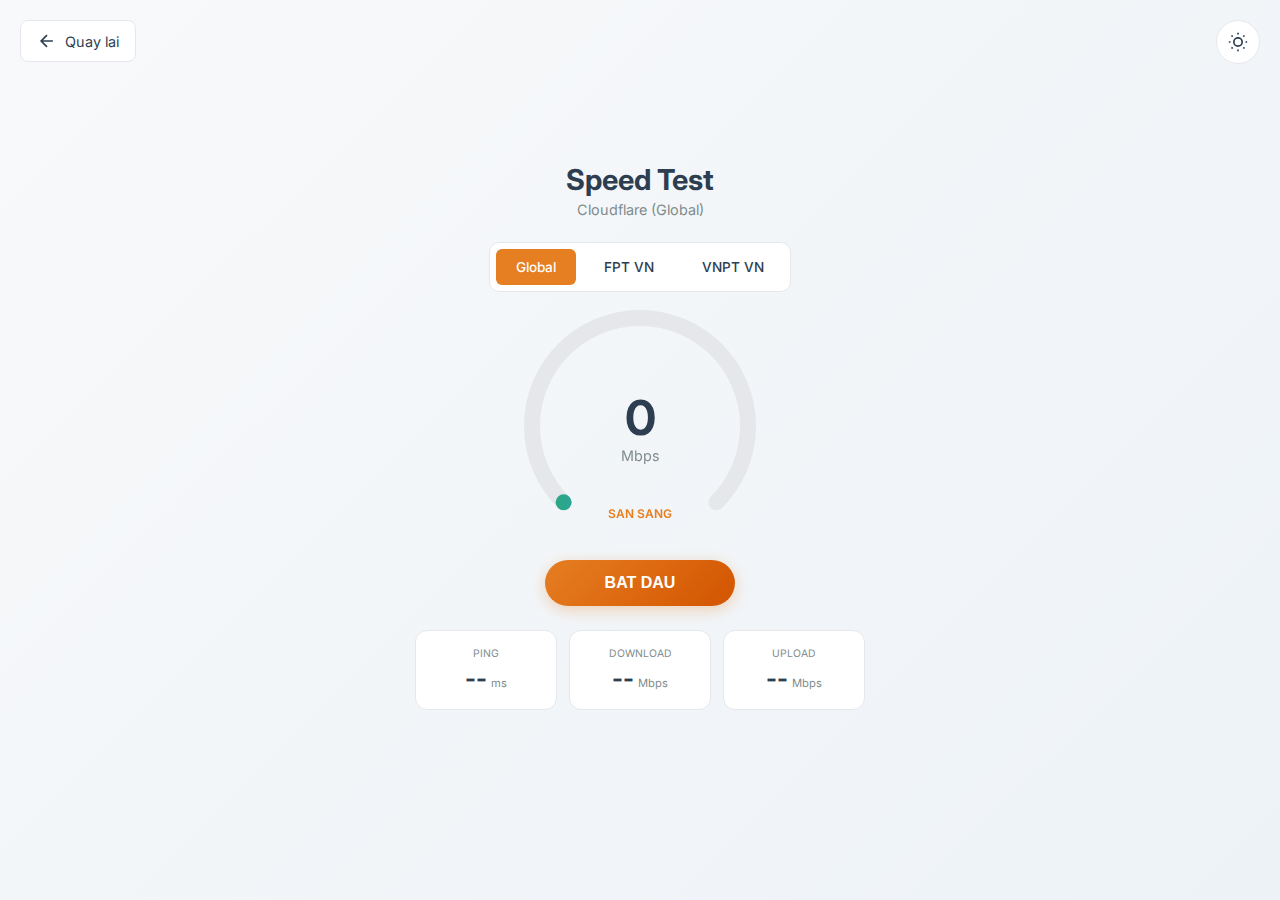
<file: speedtest/index.html>
<!DOCTYPE html>
<html lang="vi">
<head>
    <meta charset="UTF-8">
    <meta name="viewport" content="width=device-width, initial-scale=1.0">
    <title>Speedtest - AIO</title>
    <link rel="icon" type="image/x-icon" href="../assets/logo/favicon.ico">
    <link href="https://fonts.googleapis.com/css2?family=Inter:wght@400;500;600;700&display=swap" rel="stylesheet">
    <link rel="stylesheet" href="style.css">
</head>
<body>
    <a href="../index.html" class="back-btn">
        <svg width="20" height="20" viewBox="0 0 24 24" fill="none" stroke="currentColor" stroke-width="2">
            <path d="M19 12H5M12 19l-7-7 7-7"/>
        </svg>
        Quay lai
    </a>

    <!-- Theme Toggle -->
    <button class="theme-toggle" id="themeToggle" title="Doi theme">
        <svg class="icon-sun" width="20" height="20" viewBox="0 0 24 24" fill="none" stroke="currentColor" stroke-width="2">
            <circle cx="12" cy="12" r="5"/><path d="M12 1v2M12 21v2M4.22 4.22l1.42 1.42M18.36 18.36l1.42 1.42M1 12h2M21 12h2M4.22 19.78l1.42-1.42M18.36 5.64l1.42-1.42"/>
        </svg>
        <svg class="icon-moon" width="20" height="20" viewBox="0 0 24 24" fill="none" stroke="currentColor" stroke-width="2">
            <path d="M21 12.79A9 9 0 1 1 11.21 3 7 7 0 0 0 21 12.79z"/>
        </svg>
    </button>

    <div class="container">
        <header class="header">
            <h1>Speed Test</h1>
            <p id="serverName">Cloudflare (Global)</p>
        </header>

        <div class="server-select" id="serverSelect">
            <div class="server-option active" data-server="cloudflare">
                <span class="server-flag">Global</span>
            </div>
            <div class="server-option" data-server="fpt">
                <span class="server-flag">FPT VN</span>
            </div>
            <div class="server-option" data-server="vnpt">
                <span class="server-flag">VNPT VN</span>
            </div>
        </div>

        <div class="gauge-container">
            <canvas id="gauge" width="240" height="240"></canvas>
            <div class="gauge-center">
                <span class="gauge-value" id="gaugeValue">0</span>
                <span class="gauge-unit">Mbps</span>
            </div>
            <div class="gauge-label" id="gaugeLabel">San sang</div>
        </div>

        <button class="start-btn" id="startBtn">
            <span class="btn-text">BAT DAU</span>
        </button>

        <div class="results">
            <div class="result-card ping">
                <span class="result-label">PING</span>
                <span class="result-value" id="pingValue">--</span>
                <span class="result-unit">ms</span>
            </div>
            <div class="result-card download">
                <span class="result-label">DOWNLOAD</span>
                <span class="result-value" id="downloadValue">--</span>
                <span class="result-unit">Mbps</span>
            </div>
            <div class="result-card upload">
                <span class="result-label">UPLOAD</span>
                <span class="result-value" id="uploadValue">--</span>
                <span class="result-unit">Mbps</span>
            </div>
        </div>

        <div class="progress-container" id="progressContainer">
            <div class="progress-bar" id="progressBar"></div>
        </div>
    </div>

    <script src="main.js"></script>
</body>
</html>
</file>
<file: speedtest/style.css>
* { margin: 0; padding: 0; box-sizing: border-box; }

:root {
    --primary: #E67E22;
    --primary-dark: #D35400;
    --bg-body: linear-gradient(135deg, #F8F9FA 0%, #EDF2F7 100%);
    --bg-card: #FFFFFF;
    --bg-gray: #F8F9FA;
    --text-dark: #2C3E50;
    --text-muted: #7F8C8D;
    --border: #E5E7EB;
    --gauge-bg: #E5E7EB;
    --success: #27AE60;
    --info: #3498DB;
}

/* Dark Theme */
body.dark {
    --bg-body: linear-gradient(135deg, #1a1a2e 0%, #16213e 100%);
    --bg-card: #1f2937;
    --bg-gray: #374151;
    --text-dark: #F3F4F6;
    --text-muted: #9CA3AF;
    --border: #4B5563;
    --gauge-bg: #374151;
}

body {
    font-family: 'Inter', sans-serif;
    background: var(--bg-body);
    min-height: 100vh;
    display: flex;
    align-items: center;
    justify-content: center;
    padding: 20px;
    transition: background 0.3s ease;
}

.back-btn {
    position: fixed;
    top: 20px;
    left: 20px;
    display: flex;
    align-items: center;
    gap: 8px;
    padding: 10px 16px;
    background: var(--bg-card);
    border: 1px solid var(--border);
    border-radius: 8px;
    color: var(--text-dark);
    text-decoration: none;
    font-size: 0.9rem;
    transition: all 0.2s;
}

.back-btn:hover {
    background: var(--primary);
    color: white;
}

/* Theme Toggle Button */
.theme-toggle {
    position: fixed;
    top: 20px;
    right: 20px;
    width: 44px;
    height: 44px;
    border-radius: 50%;
    background: var(--bg-card);
    border: 1px solid var(--border);
    cursor: pointer;
    display: flex;
    align-items: center;
    justify-content: center;
    transition: all 0.3s;
    color: var(--text-dark);
}

.theme-toggle:hover {
    background: var(--primary);
    color: white;
    border-color: var(--primary);
}

.theme-toggle .icon-moon { display: none; }
.theme-toggle .icon-sun { display: block; }
body.dark .theme-toggle .icon-moon { display: block; }
body.dark .theme-toggle .icon-sun { display: none; }

.container {
    max-width: 450px;
    width: 100%;
    display: flex;
    flex-direction: column;
    align-items: center;
    gap: 24px;
}

.header { text-align: center; }
.header h1 { font-size: 1.8rem; color: var(--text-dark); margin-bottom: 4px; }
.header p { color: var(--text-muted); font-size: 0.9rem; }

.server-select {
    display: flex;
    gap: 8px;
    padding: 6px;
    background: var(--bg-card);
    border-radius: 10px;
    border: 1px solid var(--border);
}

.server-option {
    padding: 10px 20px;
    border-radius: 6px;
    cursor: pointer;
    font-size: 0.85rem;
    font-weight: 500;
    transition: all 0.2s;
    color: var(--text-dark);
}

.server-option:hover { background: var(--bg-gray); }
.server-option.active { background: var(--primary); color: white; }

.gauge-container {
    position: relative;
    width: 220px;
    height: 220px;
    display: flex;
    align-items: center;
    justify-content: center;
}

#gauge { position: absolute; }

.gauge-center {
    display: flex;
    flex-direction: column;
    align-items: center;
    z-index: 10;
}

.gauge-value { font-size: 3rem; font-weight: 700; color: var(--text-dark); }
.gauge-unit { font-size: 0.9rem; color: var(--text-muted); }
.gauge-label {
    position: absolute;
    bottom: 15px;
    font-size: 0.75rem;
    font-weight: 600;
    color: var(--primary);
    text-transform: uppercase;
}

.start-btn {
    padding: 14px 60px;
    background: linear-gradient(135deg, var(--primary), var(--primary-dark));
    color: white;
    border: none;
    border-radius: 50px;
    font-size: 1rem;
    font-weight: 600;
    cursor: pointer;
    box-shadow: 0 4px 15px rgba(230, 126, 34, 0.3);
    transition: all 0.3s;
}

.start-btn:hover { transform: translateY(-2px); }
.start-btn:disabled { background: #999; cursor: not-allowed; transform: none; }

.results {
    display: grid;
    grid-template-columns: repeat(3, 1fr);
    gap: 12px;
    width: 100%;
}

.result-card {
    background: var(--bg-card);
    border: 1px solid var(--border);
    border-radius: 12px;
    padding: 16px;
    text-align: center;
    transition: all 0.3s;
}

.result-card.active { border-color: var(--primary); box-shadow: 0 4px 12px rgba(0,0,0,0.1); }
.result-card.ping.active { border-color: var(--success); }
.result-card.download.active { border-color: var(--info); }

.result-label { display: block; font-size: 0.65rem; color: var(--text-muted); margin-bottom: 4px; }
.result-value { font-size: 1.5rem; font-weight: 700; color: var(--text-dark); }
.result-unit { font-size: 0.7rem; color: var(--text-muted); }

.progress-container {
    width: 100%;
    height: 4px;
    background: var(--border);
    border-radius: 2px;
    overflow: hidden;
    opacity: 0;
}

.progress-container.active { opacity: 1; }
.progress-bar {
    height: 100%;
    width: 0;
    background: linear-gradient(90deg, var(--success), var(--info), var(--primary));
    transition: width 0.3s;
}
</file>
